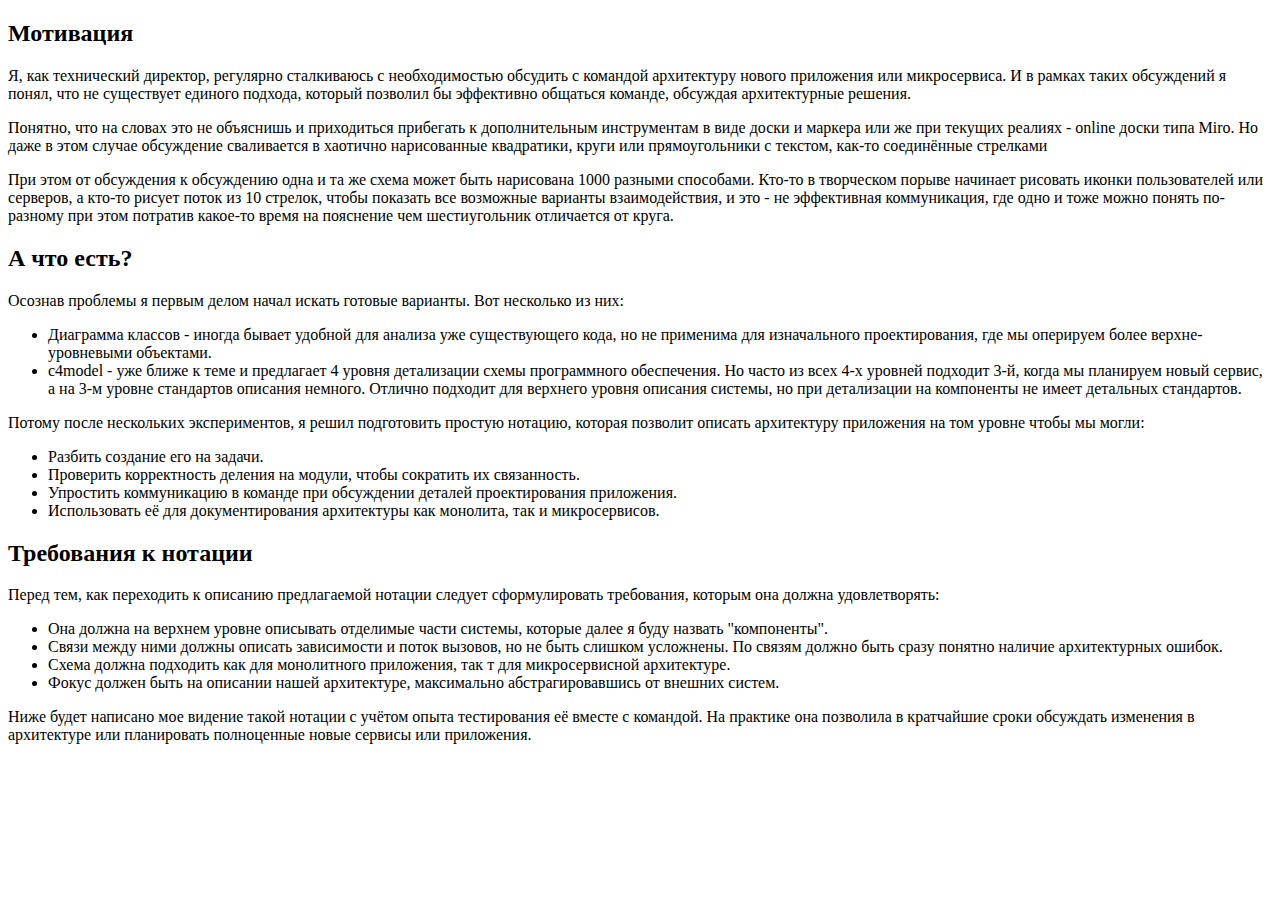
<file: Html/1/index.html>
<!DOCTYPE html>
<html lang="en">

<head>
  <meta charset="UTF-8">
  <meta name="viewport" content="width=device-width, initial-scale=1.0">
  <title>Упражнение 1 - Вёрстка статьи</title>
</head>

<body>
  <h2>Мотивация</h2>

  <p>Я, как технический директор, регулярно сталкиваюсь с необходимостью обсудить с командой архитектуру нового
    приложения или микросервиса. И в рамках таких обсуждений я понял, что не существует единого подхода, который
    позволил бы эффективно общаться команде, обсуждая архитектурные решения.</p>

  <p>Понятно, что на словах это не объяснишь и приходиться прибегать к дополнительным инструментам в виде доски и
    маркера или же при текущих реалиях - online доски типа Miro. Но даже в этом случае обсуждение сваливается в хаотично
    нарисованные квадратики, круги или прямоугольники с текстом, как-то соединённые стрелками</p>

  <p>При этом от обсуждения к обсуждению одна и та же схема может быть нарисована 1000 разными способами. Кто-то в
    творческом порыве начинает рисовать иконки пользователей или серверов, а кто-то рисует поток из 10 стрелок, чтобы
    показать все возможные варианты взаимодействия, и это - не эффективная коммуникация, где одно и тоже можно понять
    по-разному при этом потратив какое-то время на пояснение чем шестиугольник отличается от круга.</p>

  <h2>А что есть?</h2>

  <p>Осознав проблемы я первым делом начал искать готовые варианты. Вот несколько из них:</p>
  <ul>
    <li>Диаграмма классов - иногда бывает удобной для анализа уже существующего кода, но не применима для изначального
      проектирования, где мы оперируем более верхне-уровневыми объектами.</li>
    <li>c4model - уже ближе к теме и предлагает 4 уровня детализации схемы программного обеспечения. Но часто из всех
      4-х уровней подходит 3-й, когда мы планируем новый сервис, а на 3-м уровне стандартов описания немного. Отлично
      подходит для верхнего уровня описания системы, но при детализации на компоненты не имеет детальных стандартов.
    </li>
  </ul>
  <p>Потому после нескольких экспериментов, я решил подготовить простую нотацию, которая позволит описать архитектуру приложения на том уровне чтобы мы могли:</p>
  <ul>
    <li>Разбить создание его на задачи.</li>
    <li>Проверить корректность деления на модули, чтобы сократить их связанность.</li>
    <li>Упростить коммуникацию в команде при обсуждении деталей проектирования приложения.</li>
    <li>Использовать её для документирования архитектуры как монолита, так и микросервисов.</li>
  </ul>

  <h2>Требования к нотации</h2>

  <p>Перед тем, как переходить к описанию предлагаемой нотации следует сформулировать требования, которым она должна
    удовлетворять:</p>

  <ul>
    <li>Она должна на верхнем уровне описывать отделимые части системы, которые далее я буду назвать "компоненты".</li>
    <li>Связи между ними должны описать зависимости и поток вызовов, но не быть слишком усложнены. По связям должно быть
      сразу понятно наличие архитектурных ошибок.</li>
    <li>Схема должна подходить как для монолитного приложения, так т для микросервисной архитектуре.</li>
    <li>Фокус должен быть на описании нашей архитектуре, максимально абстрагировавшись от внешних систем.</li>
  </ul>

  <p>Ниже будет написано мое видение такой нотации с учётом опыта тестирования её вместе с командой. На практике она
    позволила в кратчайшие сроки обсуждать изменения в архитектуре или планировать полноценные новые сервисы или
    приложения.</p>
</body>

</html>
</file>
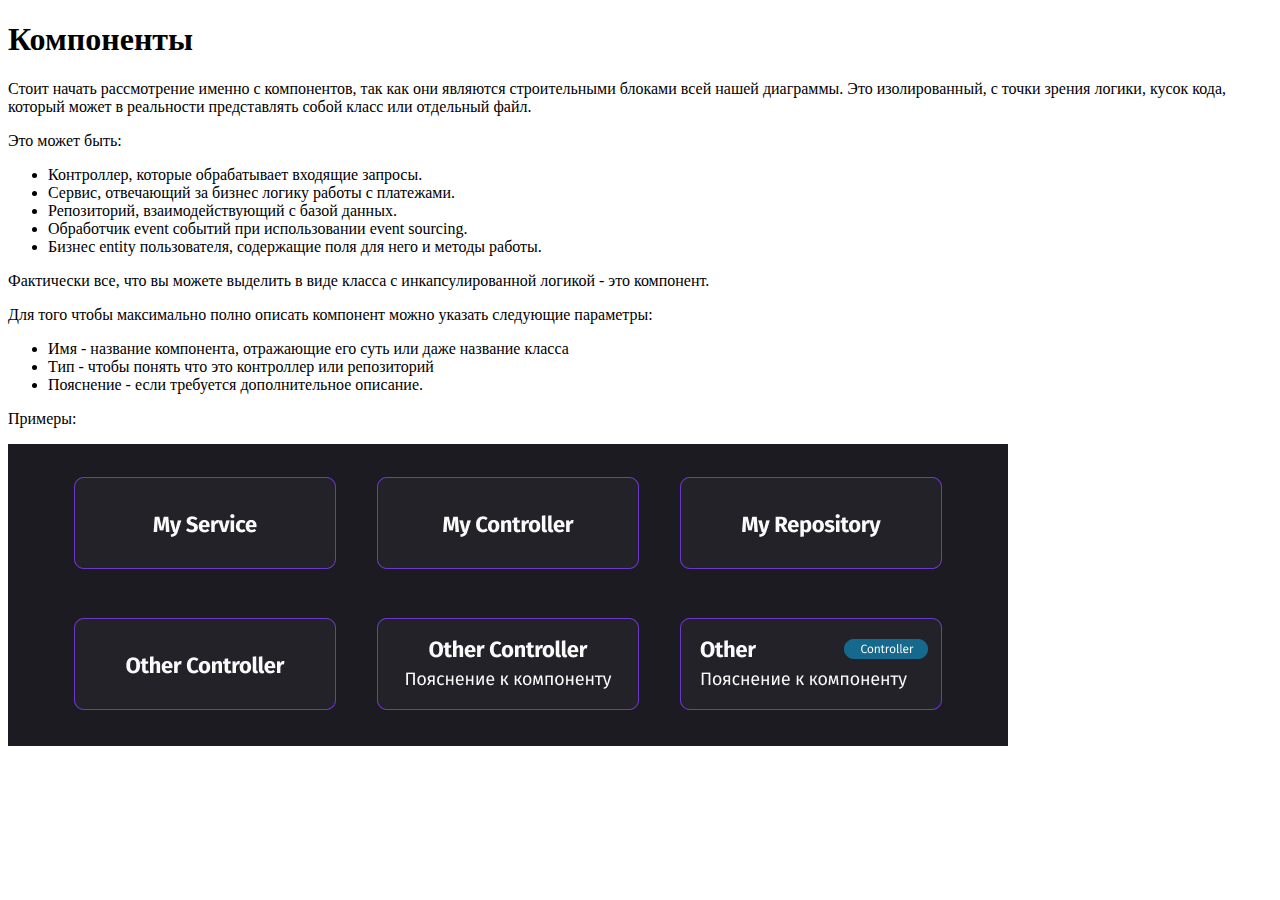
<file: Html/2/index.html>
<!DOCTYPE html>
<html lang="en">
<head>
  <meta charset="UTF-8">
  <meta name="viewport" content="width=device-width, initial-scale=1.0">
  <title>Упражнение 2 - Вёрстка статьи</title>
</head>
<body>
  <h1>Компоненты</h1>
  <p>Стоит начать рассмотрение именно с компонентов, так как они являются строительными блоками всей нашей диаграммы. Это изолированный, с точки зрения логики, кусок кода, который может в реальности представлять собой класс или отдельный файл.</p>
  <p>Это может быть:</p>
  <ul>
    <li>Контроллер, которые обрабатывает входящие запросы.</li>
    <li>Сервис, отвечающий за бизнес логику работы с платежами.</li>
    <li>Репозиторий, взаимодействующий с базой данных.</li>
    <li>Обработчик event событий при использовании event sourcing.</li>
    <li>Бизнес entity пользователя, содержащие поля для него и методы работы.</li>
  </ul>
  <p>Фактически все, что вы можете выделить в виде класса с инкапсулированной логикой - это компонент.</p>
  <p>Для того чтобы максимально полно описать компонент можно указать следующие параметры:</p>
  <ul>
    <li>Имя - название компонента, отражающие его суть или даже название класса</li>
    <li>Тип - чтобы понять что это контроллер или репозиторий</li>
    <li>Пояснение - если требуется дополнительное описание.</li>
  </ul>
  <p>Примеры:</p>
  <img src="./images/image1.jpg" alt="Изображение блоков компонентов">
</body>
</html>
</file>
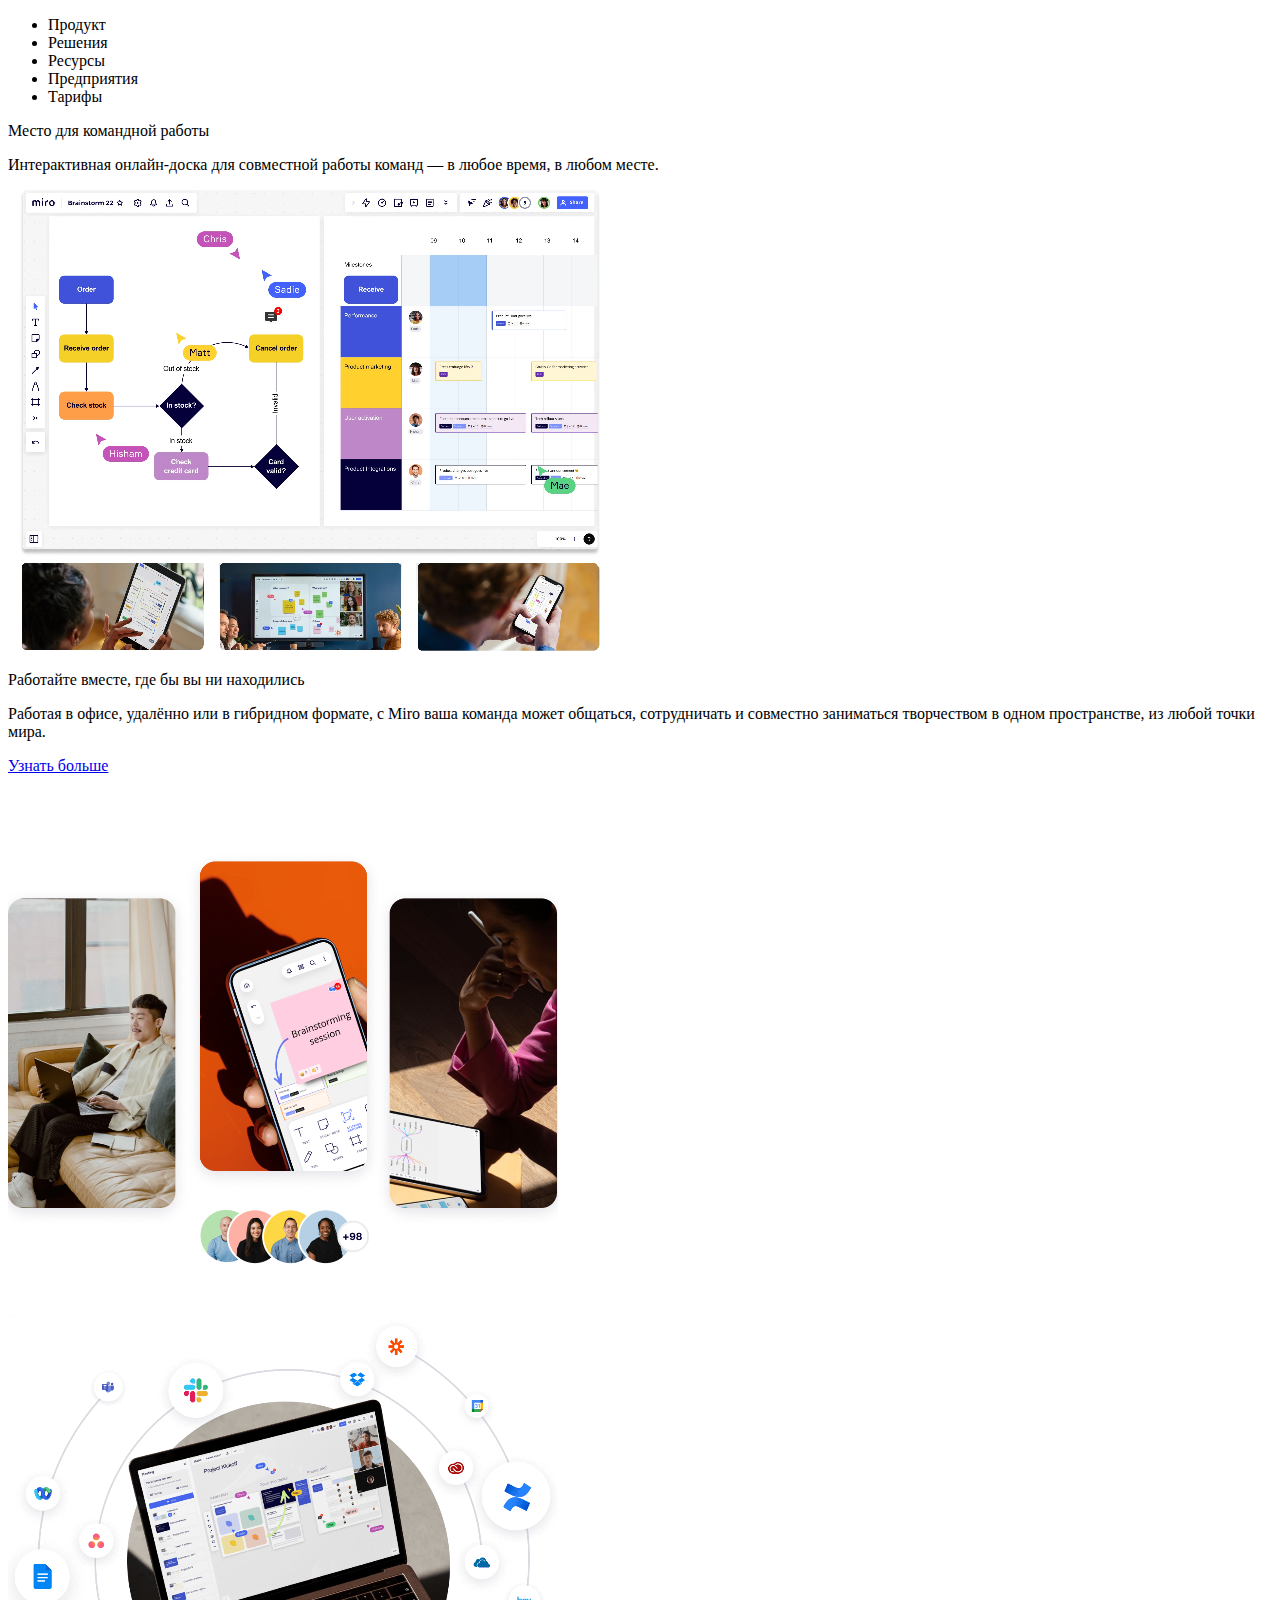
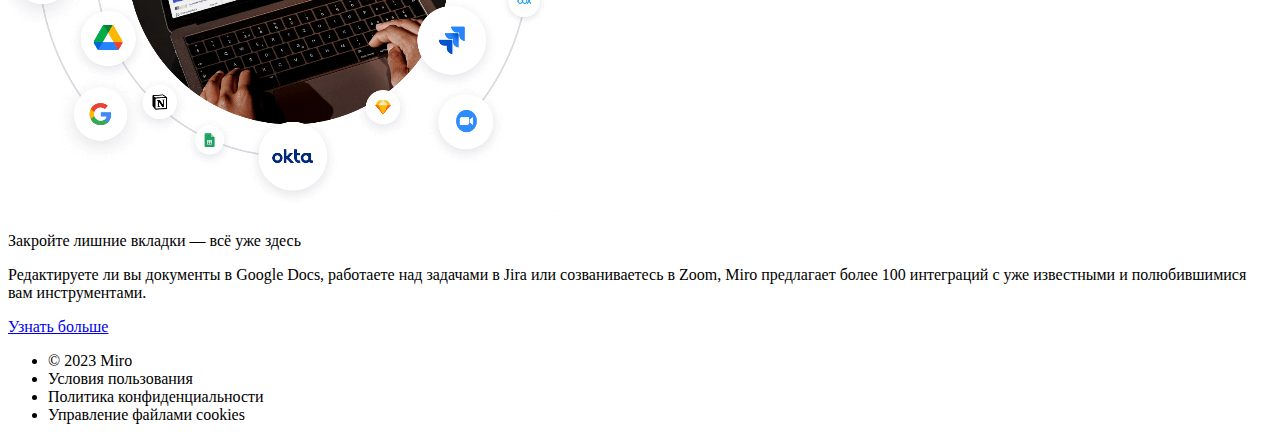
<file: Html/3/index.html>
<!DOCTYPE html>
<html lang="en">

<head>
  <meta charset="UTF-8">
  <meta name="viewport" content="width=device-width, initial-scale=1.0">
  <title>Упражнение 3 - Разметка сайта</title>
</head>

<body>
  <header class="header">
    <nav class="nav">
      <ul class="ul">
        <li class="li">Продукт</li>
        <li class="li">Решения</li>
        <li class="li">Ресурсы</li>
        <li class="li">Предприятия</li>
        <li class="li">Тарифы</li>
      </ul>
    </nav>
  </header>

  <section class="section-work1">
    <div class="work1-text">
      <p class="work1-text__head">Место для командной работы</p>
      <p class="work1-text__desc">Интерактивная онлайн-доска для совместной работы команд — в любое время, в
        любом месте.</p>
    </div>
    <div class="work1-img">
      <img src="./images/headerimage-without-text 1.png" alt="Изображение рабочей области Miro">
    </div>
  </section>

  <section class="section-work2">
    <div class="work2-text">
      <div class="work2-text_head">
        <p class='work2-text_head-text'>Работайте вместе, где бы вы ни находились</p>
      </div>
      <div class="work2-text_desc">
        <p class='work2-text_desc-text'>Работая в офисе, удалённо или в гибридном формате, с Miro ваша команда может
          общаться, сотрудничать и совместно
          заниматься творчеством в одном пространстве, из любой точки мира.</p>
      </div>
      <div class="work2-text_link">
        <a href="#" class='work2-link_link'>Узнать больше</a>
      </div>
    </div>
    <div class="work2-img">
      <img src="./images/IMAGE.png" alt="Изображения работы miro на разных устройствах">
    </div>
  </section>

  <section class="work3">
    <div class='work3-img'>
      <img src="./images/IMAGE-book.png" alt="Изображение ноутбука с инструментами miro">
    </div>
    <work3-text>
      <div class="work3-text_head">
        <p class="work3-text_head-text">
          Закройте лишние вкладки — всё уже здесь
        </p>
      </div>
      <div class="work3-text_desc">
        <p class="work3-text_desc-text">
          Редактируете ли вы документы в Google Docs, работаете над задачами в Jira или созваниваетесь в Zoom, Miro
          предлагает
          более 100 интеграций с уже известными и полюбившимися вам инструментами.
        </p>
      </div>
      <div class="work3-link">
        <a href="#" class="work3-link_link">
          Узнать больше
        </a>
      </div>
    </work3-text>
  </section>

  <footer class="footer">
    <ul class="footer-ul">
      <li class="footer-li">© 2023 Miro</li>
      <li class="footer-li">Условия пользования</li>
      <li class="footer-li">Политика конфиденциальности</li>
      <li class="footer-li">Управление файлами cookies</li>
    </ul>
  </footer>
</body>

</html>
</file>
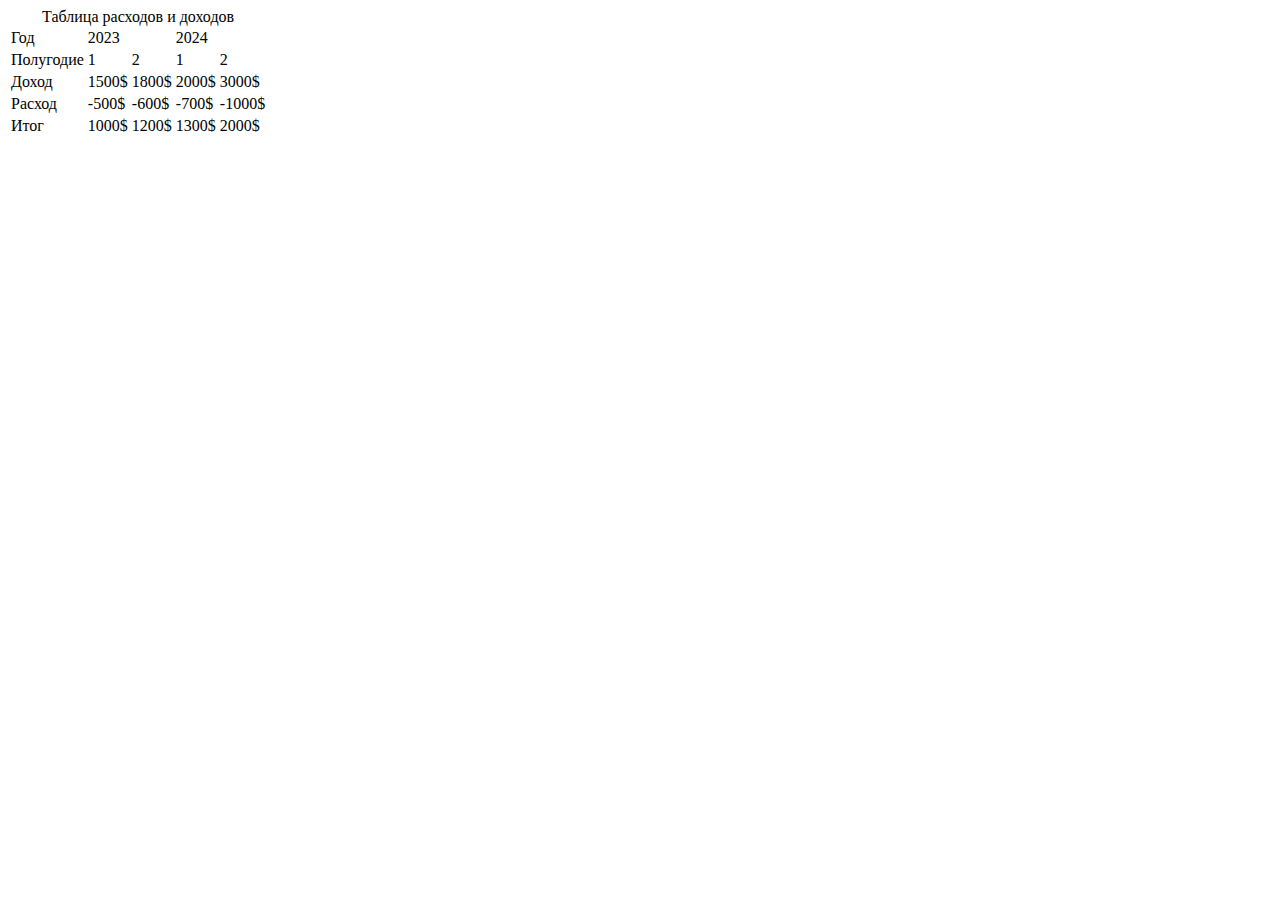
<file: Html/4/index.html>
<!DOCTYPE html>
<html lang="en">

<head>
  <meta charset="UTF-8">
  <meta name="viewport" content="width=device-width, initial-scale=1.0">
  <title>Упражнение 4 - Вёрстка таблицы</title>
</head>

<body>
  <table>
    <caption>
      Таблица расходов и доходов
    </caption>
    <thead>
      <tr>
        <td rowspan='2'>Год</td>
        <td colspan='2'>2023</td>
        <td colspan='2'>2024</td>
      </tr>
    </thead>
    <tbody>
      <tr>
        <td rowspan='2'>Полугодие</td>
        <td>1</td>
        <td>2</td>
        <td>1</td>
        <td>2</td>
      </tr>
    </tbody>
    <tbody>
      <td rowspan='2'>Доход</td>
      <td>1500$</td>
      <td>1800$</td>
      <td>2000$</td>
      <td>3000$</td>
    </tbody>
    <tbody>
      <td rowspan='2'>Расход</td>
      <td>-500$</td>
      <td>-600$</td>
      <td>-700$</td>
      <td>-1000$</td>
    </tbody>
    <tfoot>
      <td rowspan='2'>Итог</td>
      <td>1000$</td>
      <td>1200$</td>
      <td>1300$</td>
      <td>2000$</td>
    </tfoot>
  </table>
</body>

</html>
</file>
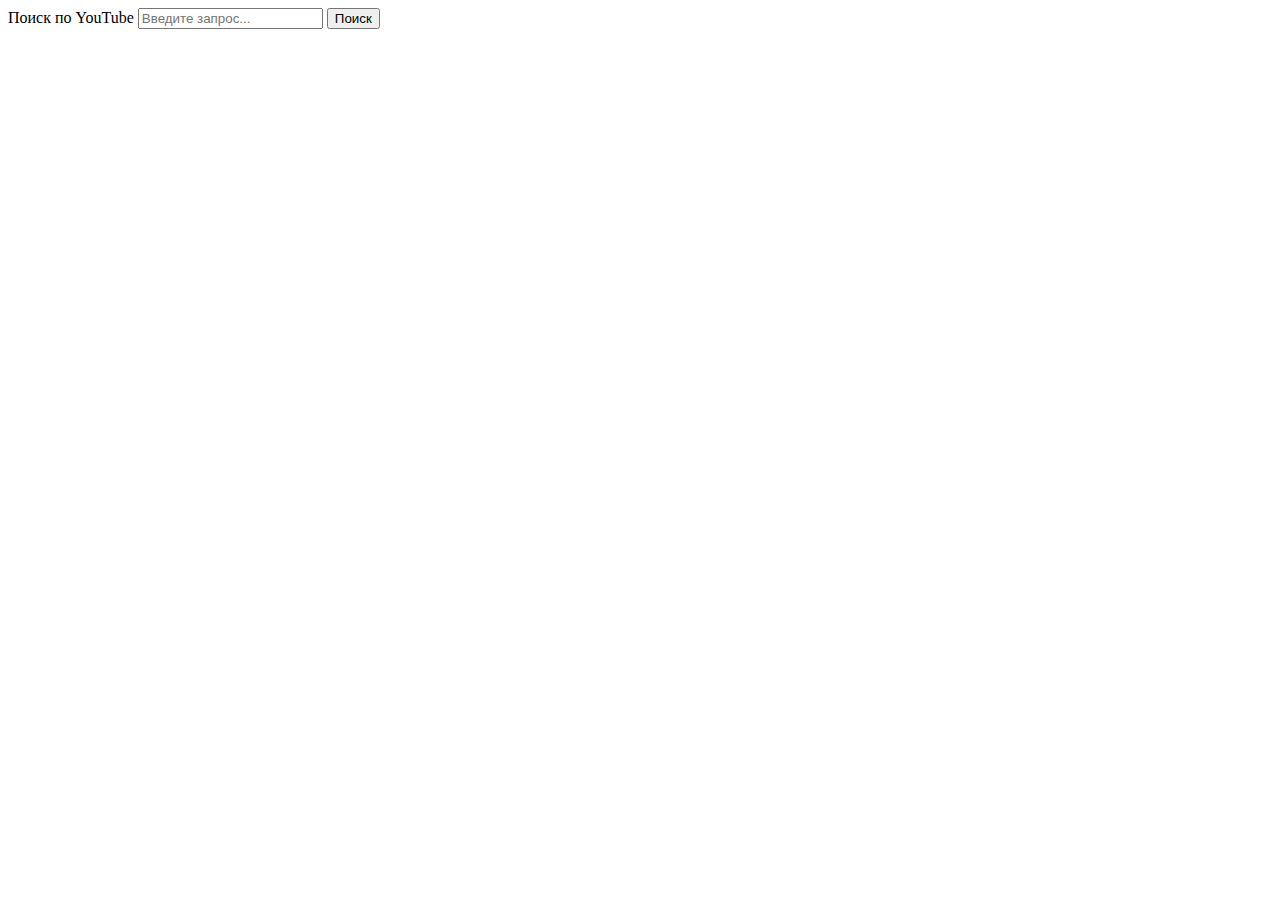
<file: Html/5/index.html>
<!DOCTYPE html>
<html lang="en">
<head>
  <meta charset="UTF-8">
  <meta name="viewport" content="width=device-width, initial-scale=1.0">
  <title>Упражнение 5 - Поиск YouTube</title>
</head>
<body>
  <form action="https://www.youtube.com/results?" method="get">
    <label for="search">Поиск по YouTube</label>
    <input type="text" placeholder='Введите запрос...' name='search_query' id='search'>
    <button type="submit">Поиск</button>
  </form>
</body>
</html>
</file>
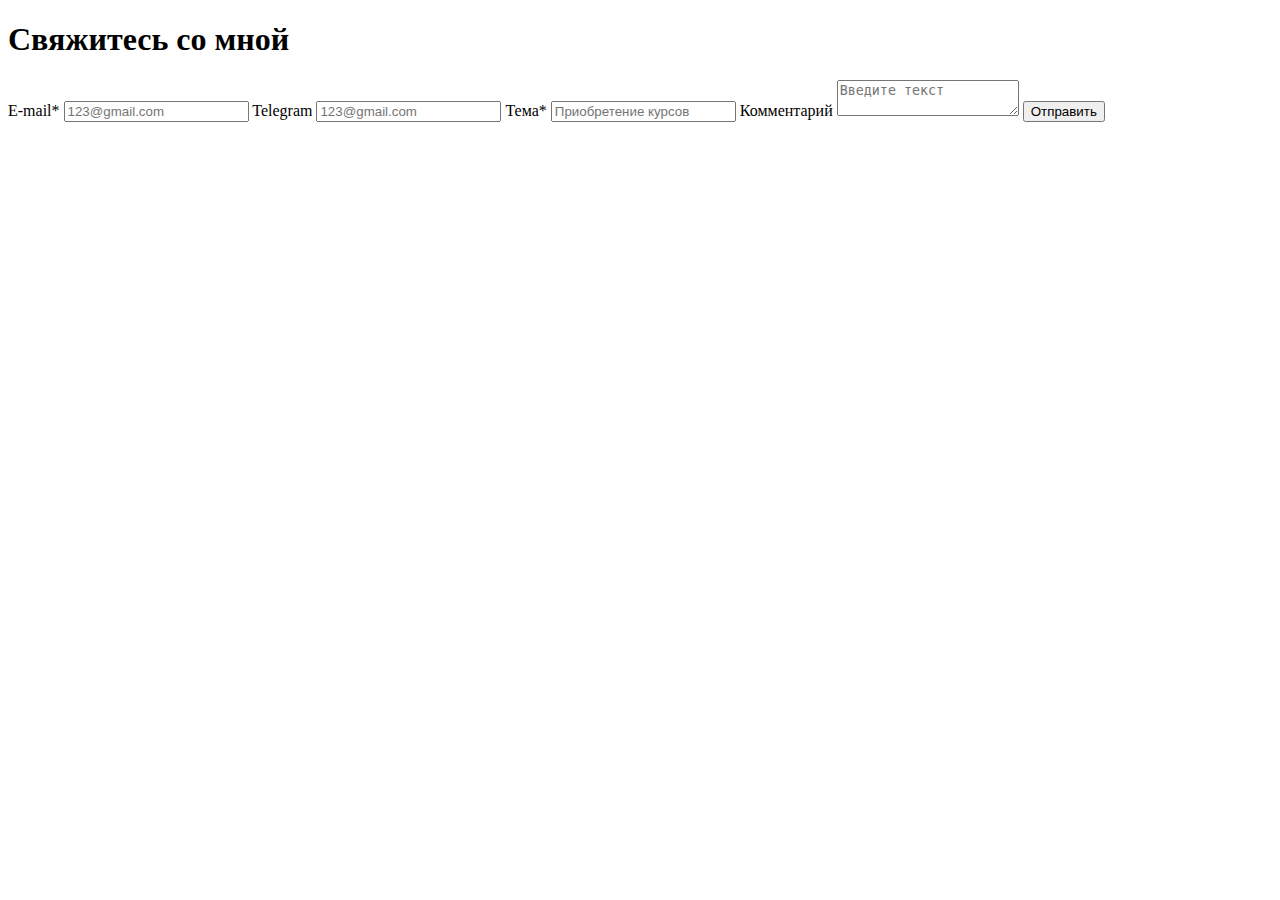
<file: Html/6/index.html>
<!DOCTYPE html>
<html lang="en">
<head>
  <meta charset="UTF-8">
  <meta name="viewport" content="width=device-width, initial-scale=1.0">
  <title>Упражнение 6 - Форма контактов</title>
</head>
<body>
  <h1>Свяжитесь со мной</h1>
  <form action="#">
    <label for="e-mail">E-mail*</label>
    <input type="text" id='e-mail' placeholder='123@gmail.com'>
    <label for="telegram">Telegram</label>
    <input type="text" id='telegram' placeholder='123@gmail.com'>
    <label for="theme">Тема*</label>
    <input type="text" id='theme' placeholder='Приобретение курсов'>
    <label for="commit">Комментарий</label>
    <textarea name="commit" id="commit" placeholder='Введите текст'></textarea>
    <button type="submit">Отправить</button>
  </form>
</body>
</html>
</file>
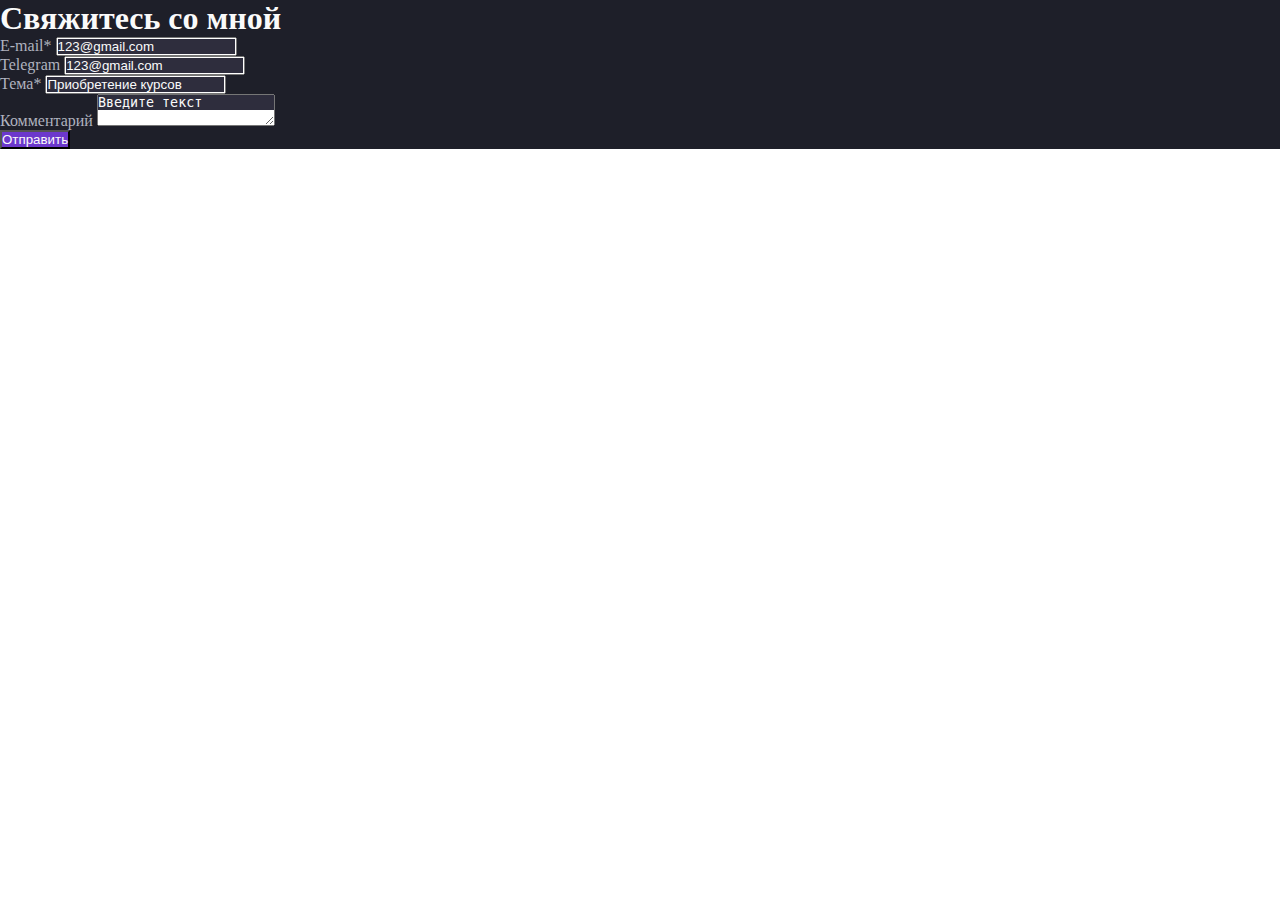
<file: Html/7/index.html>
<!DOCTYPE html>
<html lang="en">

<head>
  <meta charset="UTF-8">
  <meta name="viewport" content="width=device-width, initial-scale=1.0">
  <title>Упражнение 7 - </title>
  <link rel="stylesheet" href="style.css">
</head>

<body>
  <div class="form-contacts">
    <h1 class='head1'>Свяжитесь со мной</h1>
    <form action="#" class='form'>
      <div class="email">
        <label for="e-mail" class='e-mail-label'>E-mail*</label>
        <input type="text" id='e-mail' placeholder='123@gmail.com' class='email-inp'>
      </div>
      <div class="telegra">
        <label for="telegram" class='telegram-label'>Telegram</label>
        <input type="text" id='telegram' placeholder='123@gmail.com' class='telegram-inp'>
      </div>
      <div class="theme">
        <label for="theme" class='theme-label'>Тема*</label>
        <input type="text" id='theme' placeholder='Приобретение курсов' class='theme-inp'>
      </div>
      <div class="commit">
        <label for="commit" class='commit-label'>Комментарий</label>
        <textarea name="commit" id="commit" placeholder='Введите текст' class='commit-text'></textarea>
      </div>
      <button type="submit" class='btn-send'>Отправить</button>
    </form>
  </div>
</body>

</html>
</file>
<file: Html/7/style.css>
* {
  margin: 0;
  padding: 0;
  box-sizing: border-box;
  text-decoration: none;
}


.form-contacts {
  background: rgb(30, 31, 41);
}

.head1 {
  color: rgb(250, 250, 250);
}

.e-mail-label,
.telegram-label,
.theme-label,
.commit-label {
  color: rgb(175, 178, 191);
}

.email-inp::placeholder,
.telegram-inp::placeholder,
.theme-inp::placeholder,
.commit-text::placeholder {
  color: rgb(250, 250, 250);
  background: rgb(46, 45, 61);
}

.btn-send {
  color: rgb(250, 250, 250);
  background: rgb(108, 56, 204);
}
</file>
